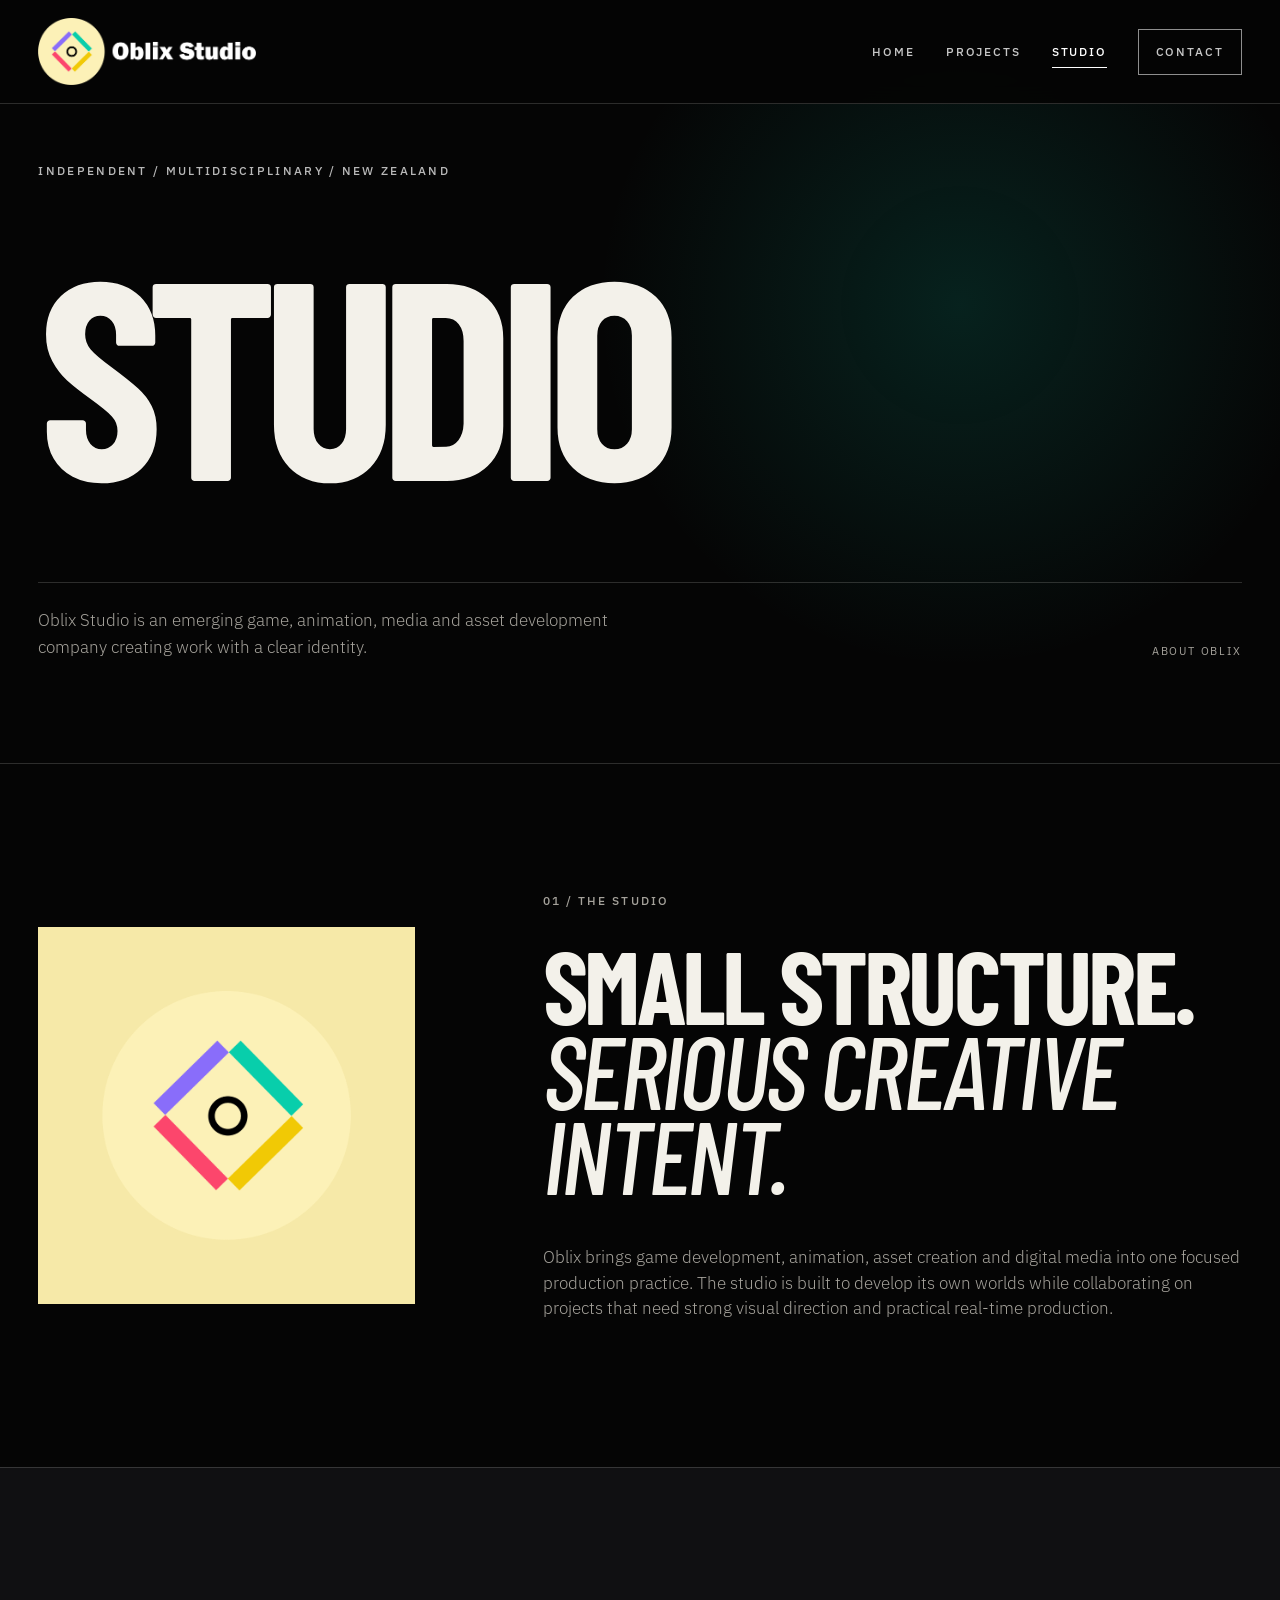
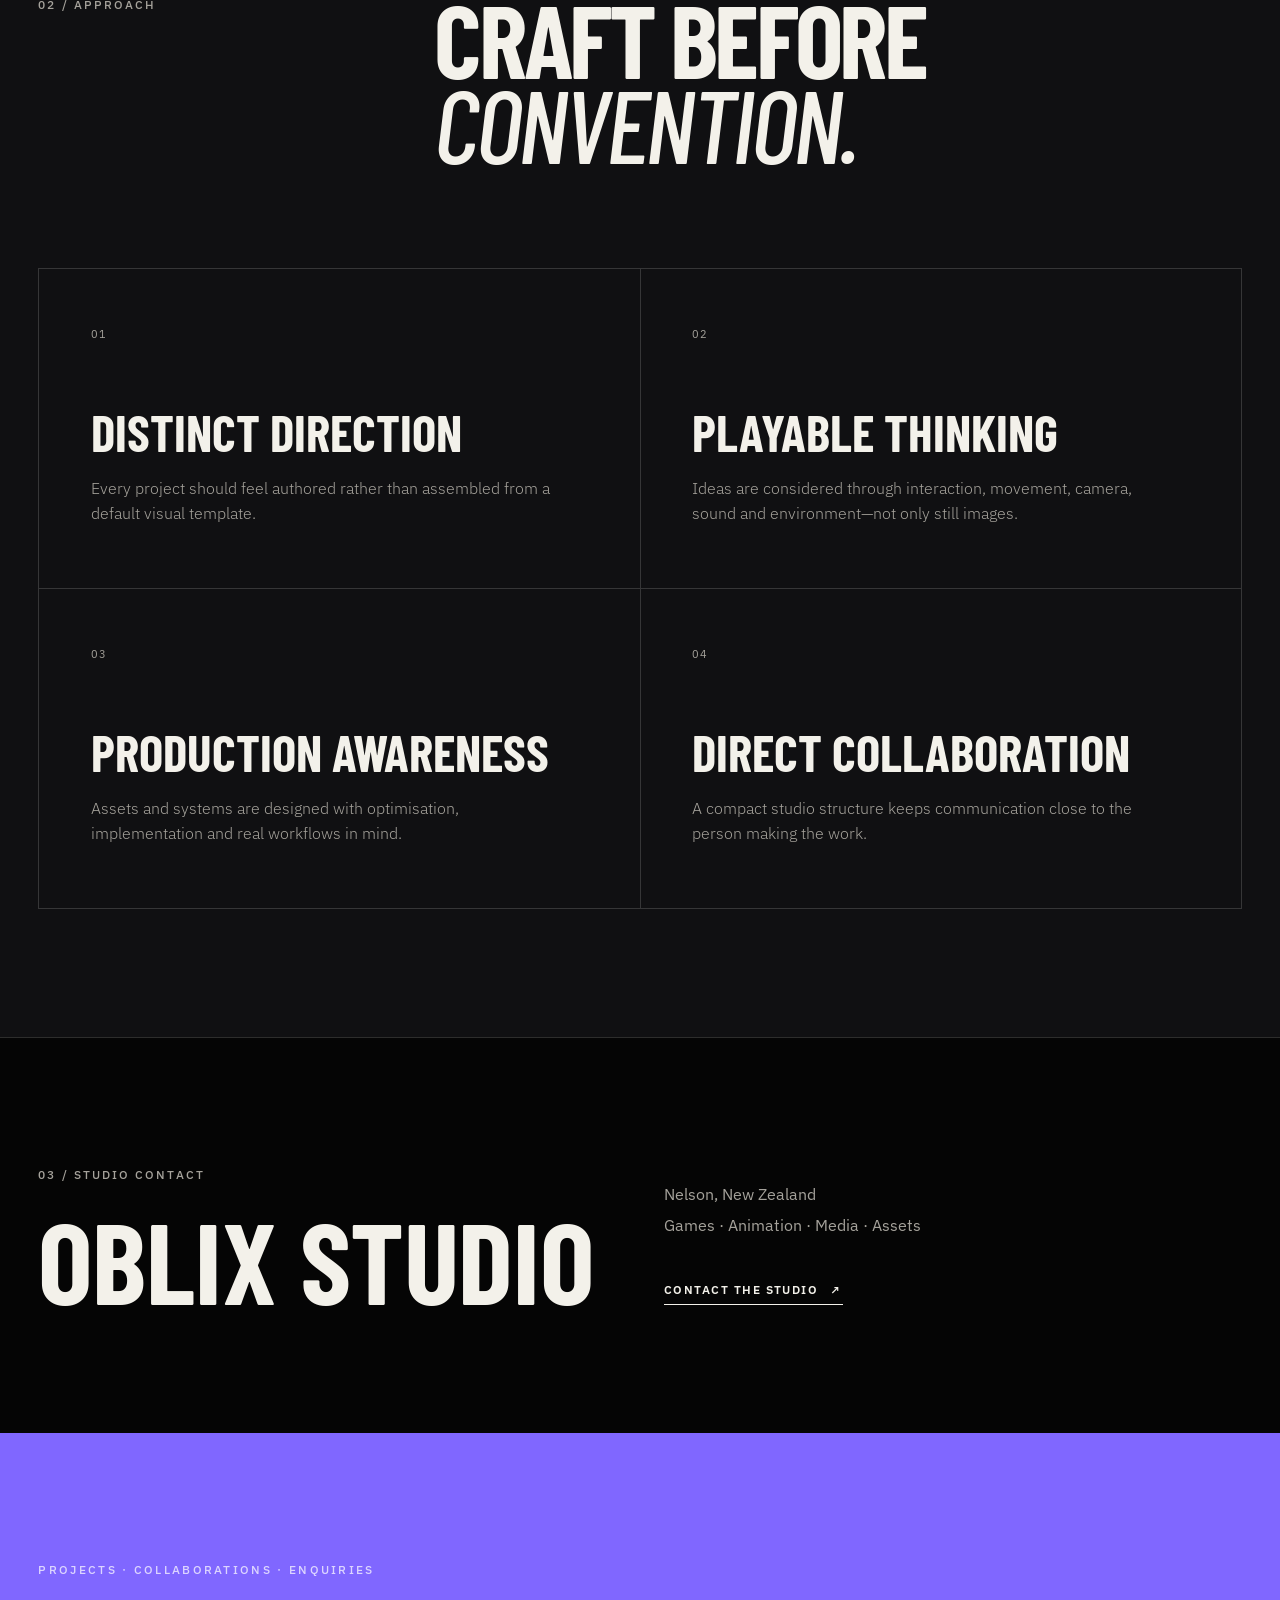
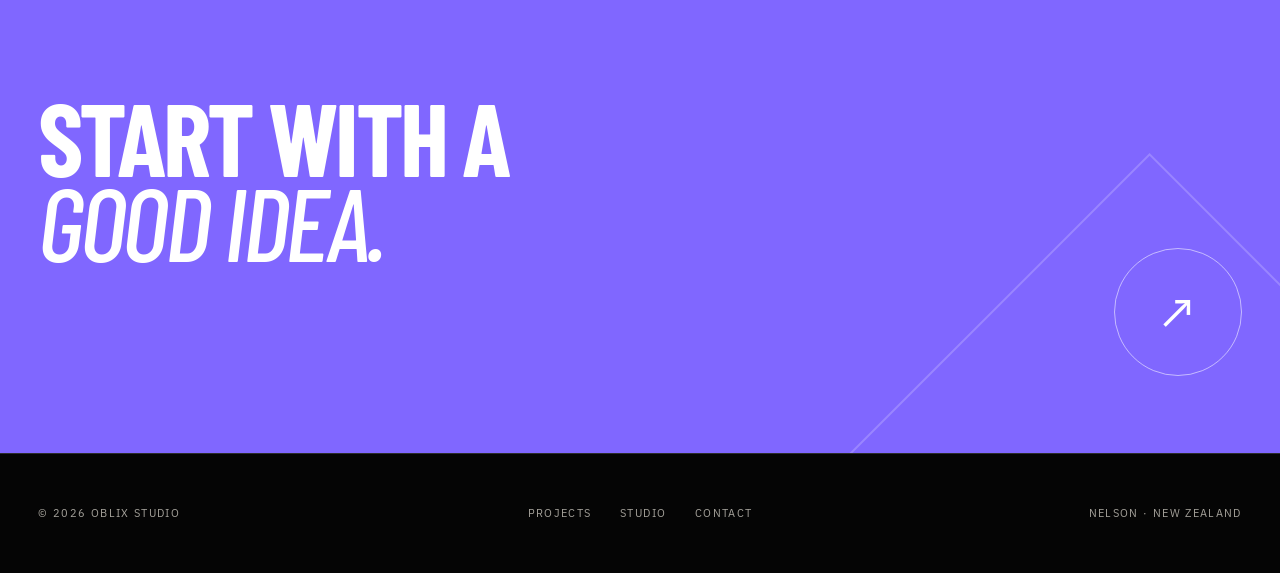
<file: about.html>
<!doctype html>
<html lang="en">
<head>
  <meta charset="utf-8">
  <meta name="viewport" content="width=device-width, initial-scale=1">
  <meta name="description" content="About Oblix Studio, an independent New Zealand game, animation, digital media and asset development company.">
  <meta name="theme-color" content="#050505">
  <title>Studio — Oblix Studio</title>
  <link rel="icon" href="assets/images/oblix-mark.png" type="image/png">
  <link rel="stylesheet" href="styles.css">
</head>
<body>
<a class="skip-link" href="#main">Skip to content</a>
<header class="site-header solid" data-header>
  <a class="brand" href="index.html" aria-label="Oblix Studio home"><img src="assets/images/oblix-wordmark.png" alt="Oblix Studio"></a>
  <button class="menu-toggle" aria-label="Open navigation" aria-expanded="false"><span></span><span></span></button>
  <nav class="nav-links" aria-label="Primary navigation"><a href="index.html">Home</a><a href="work.html">Projects</a><a href="about.html" aria-current="page">Studio</a><a class="nav-contact" href="contact.html">Contact</a></nav>
</header>
<main id="main">
  <section class="page-hero studio-hero">
    <p class="eyebrow">Independent / Multidisciplinary / New Zealand</p>
    <h1>Studio</h1>
    <div class="page-hero-grid"><p>Oblix Studio is an emerging game, animation, media and asset development company creating work with a clear identity.</p><span>About Oblix</span></div>
  </section>

  <section class="about-intro section">
    <div class="about-mark reveal"><img src="assets/images/oblix-mark.png" alt="Oblix Studio symbol"></div>
    <div class="about-copy reveal">
      <p class="section-index">01 / The studio</p>
      <h2>Small structure.<br><em>Serious creative intent.</em></h2>
      <p>Oblix brings game development, animation, asset creation and digital media into one focused production practice. The studio is built to develop its own worlds while collaborating on projects that need strong visual direction and practical real-time production.</p>
    </div>
  </section>

  <section class="section principles">
    <div class="section-heading reveal"><p class="section-index">02 / Approach</p><div><h2>Craft before<br><em>convention.</em></h2></div></div>
    <div class="principle-grid">
      <article class="reveal"><span>01</span><h3>Distinct direction</h3><p>Every project should feel authored rather than assembled from a default visual template.</p></article>
      <article class="reveal"><span>02</span><h3>Playable thinking</h3><p>Ideas are considered through interaction, movement, camera, sound and environment—not only still images.</p></article>
      <article class="reveal"><span>03</span><h3>Production awareness</h3><p>Assets and systems are designed with optimisation, implementation and real workflows in mind.</p></article>
      <article class="reveal"><span>04</span><h3>Direct collaboration</h3><p>A compact studio structure keeps communication close to the person making the work.</p></article>
    </div>
  </section>

  <section class="section studio-contact-card reveal">
    <div><p class="section-index">03 / Studio contact</p><h2>Oblix Studio</h2></div>
    <div><p>Nelson, New Zealand</p><p>Games · Animation · Media · Assets</p><a class="project-link" href="contact.html">Contact the studio <span>↗</span></a></div>
  </section>

  <section class="contact-band"><div class="contact-band-inner reveal"><p class="eyebrow">Projects · Collaborations · Enquiries</p><h2>Start with a<br><em>good idea.</em></h2><a class="contact-arrow" href="contact.html" aria-label="Contact Oblix Studio">↗</a></div></section>
</main>
<footer class="site-footer"><div>© <span data-year></span> Oblix Studio</div><nav><a href="work.html">Projects</a><a href="about.html">Studio</a><a href="contact.html">Contact</a></nav><div>Nelson · New Zealand</div></footer>
<script src="script.js"></script>
</body>
</html>
</file>
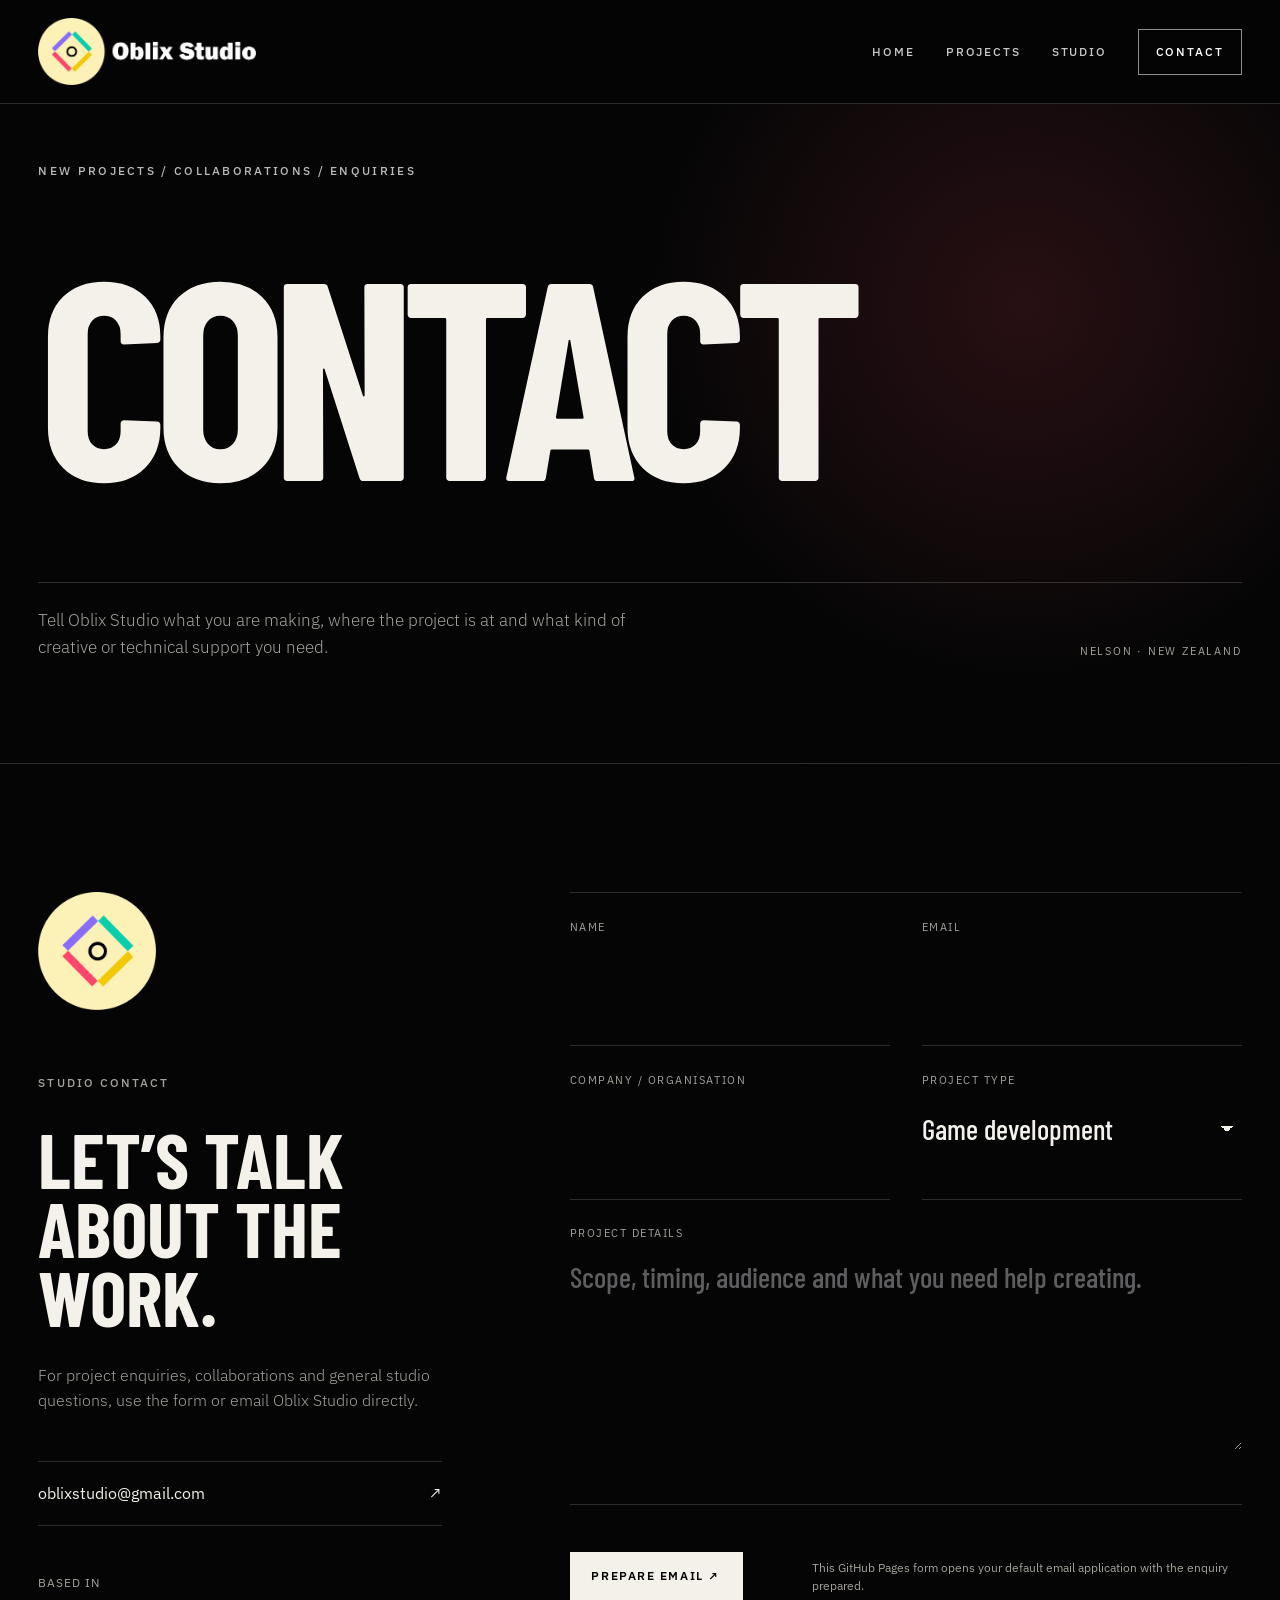
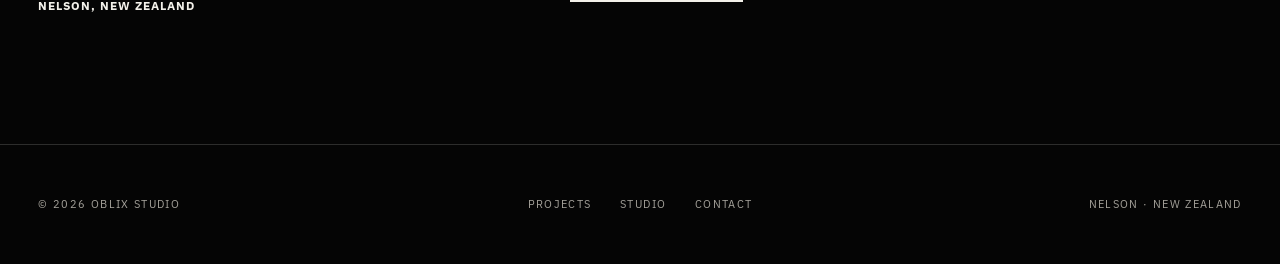
<file: contact.html>
<!doctype html>
<html lang="en">
<head>
  <meta charset="utf-8">
  <meta name="viewport" content="width=device-width, initial-scale=1">
  <meta name="description" content="Contact Oblix Studio about game development, animation, digital media and 3D asset projects.">
  <meta name="theme-color" content="#050505">
  <title>Contact — Oblix Studio</title>
  <link rel="icon" href="assets/images/oblix-mark.png" type="image/png">
  <link rel="stylesheet" href="styles.css">
</head>
<body>
<a class="skip-link" href="#main">Skip to content</a>
<header class="site-header solid" data-header>
  <a class="brand" href="index.html" aria-label="Oblix Studio home"><img src="assets/images/oblix-wordmark.png" alt="Oblix Studio"></a>
  <button class="menu-toggle" aria-label="Open navigation" aria-expanded="false"><span></span><span></span></button>
  <nav class="nav-links" aria-label="Primary navigation"><a href="index.html">Home</a><a href="work.html">Projects</a><a href="about.html">Studio</a><a class="nav-contact" href="contact.html" aria-current="page">Contact</a></nav>
</header>
<main id="main">
  <section class="page-hero contact-hero">
    <p class="eyebrow">New projects / Collaborations / Enquiries</p>
    <h1>Contact</h1>
    <div class="page-hero-grid"><p>Tell Oblix Studio what you are making, where the project is at and what kind of creative or technical support you need.</p><span>Nelson · New Zealand</span></div>
  </section>

  <section class="contact-layout section">
    <aside class="contact-aside reveal">
      <img src="assets/images/oblix-mark.png" alt="" class="contact-mark">
      <p class="section-index">Studio contact</p>
      <h2>Let’s talk about the work.</h2>
      <p>For project enquiries, collaborations and general studio questions, use the form or email Oblix Studio directly.</p>
      <a class="email-link" href="mailto:oblixstudio@gmail.com">oblixstudio@gmail.com <span>↗</span></a>
      <div class="contact-location"><span>Based in</span><strong>Nelson, New Zealand</strong></div>
    </aside>

    <form class="contact-form reveal" id="contact-form">
      <div class="field"><label for="name">Name</label><input id="name" name="name" autocomplete="name" required></div>
      <div class="field"><label for="email">Email</label><input id="email" name="email" type="email" autocomplete="email" required></div>
      <div class="field"><label for="company">Company / organisation</label><input id="company" name="company" autocomplete="organization"></div>
      <div class="field"><label for="projectType">Project type</label><select id="projectType" name="projectType"><option>Game development</option><option>Animation</option><option>3D asset production</option><option>Digital media</option><option>Other collaboration</option></select></div>
      <div class="field field-full"><label for="message">Project details</label><textarea id="message" name="message" required placeholder="Scope, timing, audience and what you need help creating."></textarea></div>
      <div class="form-submit"><button class="button button-light" type="submit">Prepare email ↗</button><p>This GitHub Pages form opens your default email application with the enquiry prepared.</p></div>
    </form>
  </section>
</main>
<footer class="site-footer"><div>© <span data-year></span> Oblix Studio</div><nav><a href="work.html">Projects</a><a href="about.html">Studio</a><a href="contact.html">Contact</a></nav><div>Nelson · New Zealand</div></footer>
<script src="script.js"></script>
</body>
</html>
</file>
<file: styles.css>
@import url('https://fonts.googleapis.com/css2?family=Barlow+Condensed:ital,wght@0,500;0,600;0,700;0,800;1,500;1,600&family=IBM+Plex+Sans:wght@300;400;500;600&display=swap');

:root {
  --black: #050505;
  --black-soft: #0b0b0c;
  --panel: #101012;
  --panel-2: #151517;
  --white: #f3f1ea;
  --muted: #a5a29b;
  --line: rgba(243, 241, 234, 0.17);
  --line-strong: rgba(243, 241, 234, 0.34);
  --yellow: #f6e9a8;
  --violet: #8067ff;
  --cyan: #13c9ad;
  --coral: #ff526f;
  --gold: #f2c900;
  --display: "Barlow Condensed", "Arial Narrow", sans-serif;
  --body: "IBM Plex Sans", Arial, sans-serif;
  --page-pad: clamp(1.25rem, 3vw, 3.5rem);
}

* { box-sizing: border-box; }
html { scroll-behavior: smooth; background: var(--black); }
body {
  margin: 0;
  color: var(--white);
  background: var(--black);
  font-family: var(--body);
  font-size: 16px;
  line-height: 1.55;
  overflow-x: hidden;
  -webkit-font-smoothing: antialiased;
}
img, video { display: block; width: 100%; }
a { color: inherit; text-decoration: none; }
button, input, select, textarea { font: inherit; }
button { color: inherit; }
::selection { background: var(--yellow); color: #070707; }

.skip-link {
  position: fixed;
  top: 0.8rem;
  left: 0.8rem;
  z-index: 999;
  padding: 0.75rem 1rem;
  background: var(--white);
  color: var(--black);
  transform: translateY(-160%);
  transition: transform 0.2s ease;
}
.skip-link:focus { transform: translateY(0); }

.site-header {
  position: fixed;
  inset: 0 0 auto 0;
  z-index: 100;
  display: flex;
  align-items: center;
  justify-content: space-between;
  min-height: 84px;
  padding: 1.15rem var(--page-pad);
  border-bottom: 1px solid transparent;
  transition: background 0.25s ease, border-color 0.25s ease, min-height 0.25s ease;
}
.site-header.scrolled,
.site-header.solid {
  min-height: 72px;
  background: rgba(5, 5, 5, 0.94);
  border-bottom-color: var(--line);
  backdrop-filter: blur(12px);
}
.brand { display: inline-flex; align-items: center; width: clamp(190px, 17vw, 290px); }
.brand img { width: 100%; height: auto; }
.nav-links { display: flex; align-items: center; gap: clamp(1.25rem, 2.4vw, 2.8rem); }
.nav-links a {
  position: relative;
  font-size: 0.74rem;
  font-weight: 500;
  letter-spacing: 0.16em;
  text-transform: uppercase;
  color: rgba(255,255,255,0.78);
  transition: color 0.2s ease;
}
.nav-links a::after {
  content: "";
  position: absolute;
  left: 0;
  right: 100%;
  bottom: -0.45rem;
  height: 1px;
  background: currentColor;
  transition: right 0.22s ease;
}
.nav-links a:hover,
.nav-links a[aria-current="page"] { color: #fff; }
.nav-links a:hover::after,
.nav-links a[aria-current="page"]::after { right: 0; }
.nav-links .nav-contact {
  padding: 0.8rem 1.05rem;
  border: 1px solid rgba(255,255,255,0.55);
}
.nav-links .nav-contact::after { display: none; }
.nav-links .nav-contact:hover { background: var(--white); color: var(--black); }
.menu-toggle { display: none; background: none; border: 0; width: 42px; height: 42px; padding: 9px; cursor: pointer; }
.menu-toggle span { display: block; height: 1px; background: #fff; margin: 8px 0; transition: transform 0.2s ease; }

.hero {
  position: relative;
  min-height: 100svh;
  display: flex;
  align-items: flex-end;
  overflow: hidden;
  background: #111;
}
.hero-video {
  position: absolute;
  inset: 0;
  width: 100%;
  height: 100%;
  object-fit: cover;
  object-position: 50% 50%;
}
.hero-shade {
  position: absolute;
  inset: 0;
  background:
    linear-gradient(180deg, rgba(0,0,0,0.48) 0%, rgba(0,0,0,0.08) 38%, rgba(0,0,0,0.88) 100%),
    linear-gradient(90deg, rgba(0,0,0,0.34), transparent 60%);
}
.hero-grain {
  position: absolute;
  inset: -50%;
  opacity: 0.07;
  pointer-events: none;
  background-image: url("data:image/svg+xml,%3Csvg viewBox='0 0 180 180' xmlns='http://www.w3.org/2000/svg'%3E%3Cfilter id='n'%3E%3CfeTurbulence type='fractalNoise' baseFrequency='.85' numOctaves='4' stitchTiles='stitch'/%3E%3C/filter%3E%3Crect width='100%25' height='100%25' filter='url(%23n)' opacity='.65'/%3E%3C/svg%3E");
  animation: grain 0.22s steps(2) infinite;
}
@keyframes grain {
  0% { transform: translate3d(0,0,0); }
  25% { transform: translate3d(-2%,2%,0); }
  50% { transform: translate3d(2%,-1%,0); }
  75% { transform: translate3d(1%,2%,0); }
  100% { transform: translate3d(-1%,-2%,0); }
}
.hero-content {
  position: relative;
  z-index: 2;
  width: 100%;
  padding: 9rem var(--page-pad) 6rem;
}
.eyebrow {
  margin: 0;
  font-size: 0.72rem;
  font-weight: 500;
  letter-spacing: 0.2em;
  text-transform: uppercase;
  color: rgba(255,255,255,0.72);
}
.hero-wordmark {
  width: min(920px, 72vw);
  margin: clamp(3rem, 9vh, 7rem) 0 2.8rem;
  filter: drop-shadow(0 10px 40px rgba(0,0,0,0.45));
}
.hero-lower {
  display: grid;
  grid-template-columns: minmax(280px, 580px) auto;
  align-items: end;
  justify-content: space-between;
  gap: 2rem;
  padding-top: 1.5rem;
  border-top: 1px solid rgba(255,255,255,0.28);
}
.hero-lower > p {
  max-width: 610px;
  margin: 0;
  color: rgba(255,255,255,0.8);
  font-size: clamp(1rem, 1.25vw, 1.22rem);
  font-weight: 300;
}
.hero-actions { display: flex; align-items: center; gap: 1.5rem; }
.button {
  display: inline-flex;
  align-items: center;
  justify-content: center;
  min-height: 50px;
  padding: 0.85rem 1.3rem;
  border: 1px solid var(--line-strong);
  font-size: 0.75rem;
  font-weight: 600;
  letter-spacing: 0.13em;
  text-transform: uppercase;
  transition: background 0.2s ease, color 0.2s ease, border-color 0.2s ease, transform 0.2s ease;
  cursor: pointer;
}
.button:hover { transform: translateY(-2px); border-color: var(--white); }
.button-light { background: var(--white); color: var(--black); border-color: var(--white); }
.button-light:hover { background: var(--yellow); border-color: var(--yellow); }
.text-link,
.project-link {
  display: inline-flex;
  align-items: center;
  gap: 0.75rem;
  width: fit-content;
  padding-bottom: 0.28rem;
  border-bottom: 1px solid currentColor;
  font-size: 0.76rem;
  font-weight: 600;
  letter-spacing: 0.12em;
  text-transform: uppercase;
}
.text-link span,
.project-link span { transition: transform 0.2s ease; }
.text-link:hover span,
.project-link:hover span { transform: translate(3px, -2px); }
.scroll-cue {
  position: absolute;
  z-index: 3;
  right: var(--page-pad);
  bottom: 1.25rem;
  display: flex;
  gap: 1rem;
  color: rgba(255,255,255,0.62);
  font-size: 0.66rem;
  letter-spacing: 0.18em;
  text-transform: uppercase;
}

.marquee { overflow: hidden; border-top: 1px solid var(--line); border-bottom: 1px solid var(--line); background: var(--white); color: var(--black); }
.marquee-track {
  display: flex;
  align-items: center;
  width: max-content;
  min-height: 68px;
  animation: marquee 26s linear infinite;
}
.marquee-track span {
  padding: 0 2rem;
  font-family: var(--display);
  font-size: 1.2rem;
  font-weight: 700;
  letter-spacing: 0.08em;
  text-transform: uppercase;
}
.marquee-track i { width: 8px; height: 8px; background: var(--coral); transform: rotate(45deg); }
.marquee-track i:nth-of-type(4n+2) { background: var(--cyan); }
.marquee-track i:nth-of-type(4n+3) { background: var(--violet); }
.marquee-track i:nth-of-type(4n+4) { background: var(--gold); }
@keyframes marquee { to { transform: translateX(-50%); } }

.section { padding: clamp(6rem, 10vw, 10rem) var(--page-pad); }
.section-heading {
  display: grid;
  grid-template-columns: minmax(150px, 0.55fr) 1.45fr;
  gap: clamp(2rem, 7vw, 9rem);
  margin-bottom: clamp(4rem, 8vw, 8rem);
}
.section-index {
  margin: 0;
  color: var(--muted);
  font-size: 0.72rem;
  font-weight: 500;
  letter-spacing: 0.18em;
  text-transform: uppercase;
}
.section-heading h1,
.section-heading h2,
.about-copy h2,
.contact-band h2 {
  margin: 0;
  font-family: var(--display);
  font-size: clamp(3.8rem, 8vw, 8.6rem);
  font-weight: 700;
  line-height: 0.83;
  letter-spacing: -0.035em;
  text-transform: uppercase;
}
em { font-weight: 500; }
.section-lead {
  max-width: 650px;
  margin: 2.2rem 0 0;
  color: var(--muted);
  font-size: clamp(1rem, 1.25vw, 1.22rem);
  font-weight: 300;
}

.projects-section { background: var(--black); }
.project-feature {
  display: grid;
  grid-template-columns: minmax(0, 1.65fr) minmax(300px, 0.72fr);
  min-height: 620px;
  margin-bottom: clamp(5rem, 9vw, 10rem);
  border-top: 1px solid var(--line);
}
.project-reverse { grid-template-columns: minmax(300px, 0.72fr) minmax(0, 1.65fr); }
.project-reverse .project-media { order: 2; }
.project-media {
  position: relative;
  min-height: 520px;
  overflow: hidden;
  background: #0b0b0c;
}
.project-media img,
.project-media video { width: 100%; height: 100%; object-fit: cover; }
.video-frame video { background: #000; }
.project-copy {
  display: flex;
  flex-direction: column;
  justify-content: flex-end;
  min-height: 100%;
  padding: clamp(2rem, 4vw, 4rem);
  border-left: 1px solid var(--line);
  background: var(--panel);
}
.project-reverse .project-copy { border-left: 0; border-right: 1px solid var(--line); }
.project-topline {
  display: flex;
  justify-content: space-between;
  gap: 1rem;
  padding-bottom: 1.2rem;
  margin-bottom: auto;
  border-bottom: 1px solid var(--line);
  color: var(--muted);
  font-size: 0.68rem;
  letter-spacing: 0.15em;
  text-transform: uppercase;
}
.status {
  display: inline-flex;
  align-items: center;
  gap: 0.5rem;
  color: var(--yellow);
}
.status::before { content: ""; width: 6px; height: 6px; border-radius: 50%; background: currentColor; box-shadow: 0 0 12px currentColor; }
.status-live { color: var(--cyan); }
.project-copy h2 {
  margin: 4rem 0 1.4rem;
  font-family: var(--display);
  font-size: clamp(3.4rem, 6vw, 6.7rem);
  line-height: 0.84;
  letter-spacing: -0.035em;
  text-transform: uppercase;
}
.project-copy p { max-width: 460px; margin: 0 0 2rem; color: var(--muted); font-weight: 300; }

.capabilities { background: var(--white); color: var(--black); }
.capabilities .section-index,
.capabilities .section-lead { color: #62605b; }
.capability-list { border-top: 1px solid rgba(0,0,0,0.22); }
.capability {
  display: grid;
  grid-template-columns: 80px minmax(230px, 0.9fr) minmax(260px, 1fr);
  gap: 2rem;
  align-items: baseline;
  padding: 2rem 0;
  border-bottom: 1px solid rgba(0,0,0,0.22);
}
.capability > span { font-size: 0.68rem; letter-spacing: 0.14em; color: #6f6b64; }
.capability h3 { margin: 0; font-family: var(--display); font-size: clamp(2rem, 3.6vw, 4.2rem); line-height: 0.9; text-transform: uppercase; }
.capability p { margin: 0; color: #56534e; font-weight: 300; }

.studio-statement {
  display: grid;
  grid-template-columns: 0.7fr 1.3fr;
  min-height: 620px;
  border-top: 1px solid var(--line);
  border-bottom: 1px solid var(--line);
}
.statement-mark {
  display: grid;
  place-items: center;
  padding: clamp(3rem, 7vw, 8rem);
  background: var(--yellow);
}
.statement-mark img { width: min(400px, 90%); }
.statement-copy {
  display: flex;
  flex-direction: column;
  justify-content: center;
  padding: clamp(3rem, 7vw, 8rem);
}
.statement-copy > p {
  max-width: 860px;
  margin: 0 0 3rem;
  font-family: var(--display);
  font-size: clamp(2.6rem, 5vw, 6rem);
  font-weight: 500;
  line-height: 0.98;
  text-transform: uppercase;
}

.contact-band {
  position: relative;
  overflow: hidden;
  background: var(--violet);
  color: #fff;
}
.contact-band::after {
  content: "";
  position: absolute;
  right: -7vw;
  bottom: -18vw;
  width: 34vw;
  height: 34vw;
  border: 2px solid rgba(255,255,255,0.2);
  transform: rotate(45deg);
}
.contact-band-inner {
  position: relative;
  z-index: 1;
  min-height: 620px;
  padding: clamp(5rem, 10vw, 10rem) var(--page-pad);
}
.contact-band .eyebrow { color: rgba(255,255,255,0.72); }
.contact-band h2 { margin-top: clamp(4rem, 9vw, 8rem); }
.contact-arrow {
  position: absolute;
  right: var(--page-pad);
  bottom: clamp(3rem, 6vw, 6rem);
  display: grid;
  place-items: center;
  width: clamp(90px, 10vw, 150px);
  aspect-ratio: 1;
  border: 1px solid rgba(255,255,255,0.55);
  border-radius: 50%;
  font-size: clamp(2rem, 4vw, 4rem);
  transition: background 0.2s ease, color 0.2s ease, transform 0.2s ease;
}
.contact-arrow:hover { background: #fff; color: var(--violet); transform: rotate(8deg); }

.site-footer {
  display: grid;
  grid-template-columns: 1fr auto 1fr;
  align-items: center;
  gap: 2rem;
  min-height: 120px;
  padding: 2rem var(--page-pad);
  border-top: 1px solid var(--line);
  color: var(--muted);
  font-size: 0.7rem;
  letter-spacing: 0.12em;
  text-transform: uppercase;
}
.site-footer nav { display: flex; gap: 1.8rem; }
.site-footer nav a:hover { color: var(--white); }
.site-footer > :last-child { text-align: right; }

/* Interior pages */
.page-hero {
  min-height: 80svh;
  padding: clamp(10rem, 18vh, 14rem) var(--page-pad) clamp(4rem, 8vw, 7rem);
  border-bottom: 1px solid var(--line);
  background:
    radial-gradient(circle at 85% 30%, rgba(128,103,255,0.16), transparent 32%),
    var(--black);
}
.page-hero h1 {
  margin: clamp(4rem, 10vh, 8rem) 0 0;
  font-family: var(--display);
  font-size: clamp(7rem, 22vw, 21rem);
  line-height: 0.7;
  letter-spacing: -0.055em;
  text-transform: uppercase;
}
.page-hero-grid {
  display: grid;
  grid-template-columns: minmax(280px, 620px) auto;
  justify-content: space-between;
  align-items: end;
  gap: 2rem;
  margin-top: clamp(4rem, 9vw, 8rem);
  padding-top: 1.5rem;
  border-top: 1px solid var(--line);
}
.page-hero-grid p { margin: 0; color: var(--muted); font-size: clamp(1rem, 1.35vw, 1.25rem); font-weight: 300; }
.page-hero-grid span { color: var(--muted); font-size: 0.7rem; letter-spacing: 0.16em; text-transform: uppercase; }

.project-page-list { padding: 0 var(--page-pad); }
.project-detail { padding: clamp(6rem, 10vw, 10rem) 0; border-bottom: 1px solid var(--line); }
.project-detail-head {
  display: grid;
  grid-template-columns: 0.65fr 1.35fr auto;
  gap: 2rem;
  align-items: end;
  margin-bottom: clamp(3rem, 6vw, 6rem);
}
.project-number { font-family: var(--display); font-size: 2.2rem; color: var(--muted); }
.project-detail-head p { margin: 0.3rem 0 0; color: var(--muted); font-size: 0.68rem; letter-spacing: 0.13em; text-transform: uppercase; }
.project-detail-head h2 { margin: 0; font-family: var(--display); font-size: clamp(4rem, 9vw, 9rem); line-height: 0.8; text-transform: uppercase; }
.project-detail-head .status { margin-bottom: 0.5rem; font-size: 0.7rem; letter-spacing: 0.13em; text-transform: uppercase; }
.project-detail-media { aspect-ratio: 16 / 9; overflow: hidden; background: #090909; }
.project-detail-media img,
.project-detail-media video { width: 100%; height: 100%; object-fit: cover; }
.project-detail-foot {
  display: grid;
  grid-template-columns: minmax(280px, 680px) auto;
  justify-content: space-between;
  gap: 2rem;
  align-items: start;
  margin-top: 2rem;
}
.project-detail-foot p { margin: 0; color: var(--muted); font-weight: 300; }
.project-note { color: var(--muted); font-size: 0.68rem; letter-spacing: 0.13em; text-transform: uppercase; }

.studio-hero { background: radial-gradient(circle at 75% 40%, rgba(19,201,173,0.15), transparent 34%), var(--black); }
.about-intro {
  display: grid;
  grid-template-columns: 0.7fr 1.3fr;
  gap: clamp(4rem, 10vw, 12rem);
  align-items: center;
}
.about-mark { padding: clamp(2rem, 5vw, 5rem); background: var(--yellow); }
.about-copy h2 { margin: 2rem 0 3rem; }
.about-copy > p:last-child { max-width: 700px; color: var(--muted); font-size: clamp(1rem, 1.3vw, 1.22rem); font-weight: 300; }
.principles { border-top: 1px solid var(--line); background: var(--panel); }
.principle-grid { display: grid; grid-template-columns: repeat(2, 1fr); border-top: 1px solid var(--line); border-left: 1px solid var(--line); }
.principle-grid article { min-height: 320px; padding: clamp(2rem, 4vw, 4rem); border-right: 1px solid var(--line); border-bottom: 1px solid var(--line); }
.principle-grid span { color: var(--muted); font-size: 0.68rem; letter-spacing: 0.13em; }
.principle-grid h3 { margin: 4rem 0 1.3rem; font-family: var(--display); font-size: clamp(2.3rem, 4vw, 4.8rem); line-height: 0.9; text-transform: uppercase; }
.principle-grid p { max-width: 460px; margin: 0; color: var(--muted); font-weight: 300; }
.studio-contact-card { display: grid; grid-template-columns: 1fr 1fr; gap: 3rem; border-top: 1px solid var(--line); }
.studio-contact-card h2 { margin: 1.8rem 0 0; font-family: var(--display); font-size: clamp(4rem, 9vw, 9rem); line-height: 0.8; text-transform: uppercase; }
.studio-contact-card > div:last-child { display: flex; flex-direction: column; justify-content: flex-end; align-items: flex-start; color: var(--muted); }
.studio-contact-card > div:last-child p { margin: 0.2rem 0; }
.studio-contact-card .project-link { margin-top: 2.5rem; color: var(--white); }

.contact-hero { background: radial-gradient(circle at 80% 40%, rgba(255,82,111,0.14), transparent 34%), var(--black); }
.contact-layout { display: grid; grid-template-columns: minmax(320px, 0.75fr) 1.25fr; gap: clamp(4rem, 10vw, 12rem); }
.contact-aside { align-self: start; position: sticky; top: 120px; }
.contact-mark { width: 118px; margin-bottom: 4rem; }
.contact-aside h2 { max-width: 580px; margin: 2rem 0; font-family: var(--display); font-size: clamp(3.4rem, 6vw, 6.5rem); line-height: 0.9; text-transform: uppercase; }
.contact-aside > p:not(.section-index) { max-width: 520px; color: var(--muted); font-weight: 300; }
.email-link { display: flex; justify-content: space-between; gap: 1rem; max-width: 520px; margin-top: 3rem; padding: 1.2rem 0; border-top: 1px solid var(--line); border-bottom: 1px solid var(--line); }
.email-link:hover { color: var(--yellow); }
.contact-location { display: flex; flex-direction: column; gap: 0.3rem; margin-top: 3rem; font-size: 0.75rem; letter-spacing: 0.08em; text-transform: uppercase; }
.contact-location span { color: var(--muted); }
.contact-form { display: grid; grid-template-columns: 1fr 1fr; gap: 0 2rem; border-top: 1px solid var(--line); }
.field { padding: 1.6rem 0 1.2rem; border-bottom: 1px solid var(--line); }
.field-full { grid-column: 1 / -1; }
.field label { display: block; margin-bottom: 1.1rem; color: var(--muted); font-size: 0.68rem; letter-spacing: 0.14em; text-transform: uppercase; }
.field input,
.field select,
.field textarea {
  width: 100%;
  padding: 0;
  border: 0;
  outline: 0;
  color: var(--white);
  background: transparent;
  font-family: var(--display);
  font-size: 1.8rem;
  font-weight: 500;
}
.field select { appearance: none; background-image: linear-gradient(45deg, transparent 50%, var(--white) 50%), linear-gradient(135deg, var(--white) 50%, transparent 50%); background-position: calc(100% - 15px) 50%, calc(100% - 9px) 50%; background-size: 6px 6px, 6px 6px; background-repeat: no-repeat; }
.field select option { background: var(--black); color: var(--white); }
.field textarea { min-height: 190px; resize: vertical; line-height: 1.15; }
.field input::placeholder,
.field textarea::placeholder { color: #5e5e61; }
.form-submit { grid-column: 1 / -1; display: flex; align-items: center; justify-content: space-between; gap: 2rem; padding-top: 2rem; }
.form-submit p { max-width: 430px; margin: 0; color: var(--muted); font-size: 0.72rem; }

.error-page { min-height: 100svh; display: grid; place-items: center; text-align: center; }
.error-page main { padding: 2rem; }
.error-page img { width: 130px; margin: 0 auto 2rem; }
.error-page h1 { margin: 1.4rem 0 2rem; font-family: var(--display); font-size: clamp(5rem, 15vw, 12rem); line-height: 0.8; text-transform: uppercase; }

.reveal { opacity: 0; transform: translateY(32px); transition: opacity 0.75s ease, transform 0.75s cubic-bezier(.2,.7,.2,1); }
.reveal.visible { opacity: 1; transform: translateY(0); }

@media (max-width: 980px) {
  .site-header { min-height: 72px; }
  .menu-toggle { display: block; position: relative; z-index: 102; }
  .nav-links {
    position: fixed;
    inset: 0;
    z-index: 101;
    display: flex;
    flex-direction: column;
    align-items: flex-start;
    justify-content: center;
    gap: 1.5rem;
    padding: 7rem var(--page-pad) 3rem;
    background: var(--black);
    transform: translateX(100%);
    transition: transform 0.3s cubic-bezier(.2,.7,.2,1);
  }
  .nav-links.open { transform: translateX(0); }
  .nav-links a { font-family: var(--display); font-size: clamp(3rem, 11vw, 6rem); line-height: 0.88; letter-spacing: -0.02em; }
  .nav-links .nav-contact { padding: 0; border: 0; }
  .menu-toggle[aria-expanded="true"] span:first-child { transform: translateY(4.5px) rotate(45deg); }
  .menu-toggle[aria-expanded="true"] span:last-child { transform: translateY(-4.5px) rotate(-45deg); }
  .hero-lower { grid-template-columns: 1fr; }
  .hero-actions { flex-wrap: wrap; }
  .hero-wordmark { width: min(850px, 92vw); }
  .scroll-cue { display: none; }
  .section-heading { grid-template-columns: 1fr; gap: 2rem; }
  .project-feature,
  .project-reverse { grid-template-columns: 1fr; min-height: 0; }
  .project-reverse .project-media { order: 0; }
  .project-copy,
  .project-reverse .project-copy { min-height: 430px; border: 0; border-top: 1px solid var(--line); }
  .project-media { min-height: 0; aspect-ratio: 16 / 9; }
  .capability { grid-template-columns: 55px 1fr; }
  .capability p { grid-column: 2; }
  .studio-statement { grid-template-columns: 1fr; }
  .statement-mark { min-height: 440px; }
  .page-hero { min-height: 72svh; }
  .page-hero-grid { grid-template-columns: 1fr; }
  .project-detail-head { grid-template-columns: 1fr auto; }
  .project-detail-head h2 { grid-column: 1 / -1; grid-row: 2; }
  .project-detail-head .status { grid-column: 2; grid-row: 1; }
  .about-intro { grid-template-columns: 1fr; }
  .about-mark { max-width: 520px; }
  .studio-contact-card { grid-template-columns: 1fr; }
  .contact-layout { grid-template-columns: 1fr; }
  .contact-aside { position: static; }
}

@media (max-width: 680px) {
  :root { --page-pad: 1.15rem; }
  .site-header { padding-top: 0.9rem; padding-bottom: 0.9rem; }
  .brand { width: 170px; }
  .hero-content { padding-bottom: 3.5rem; }
  .hero-wordmark { margin-top: 5rem; }
  .hero-lower { padding-top: 1.2rem; }
  .hero-actions { align-items: flex-start; flex-direction: column; }
  .section { padding-top: 5rem; padding-bottom: 5rem; }
  .section-heading { margin-bottom: 3.5rem; }
  .section-heading h1,
  .section-heading h2,
  .about-copy h2,
  .contact-band h2 { font-size: clamp(3.4rem, 17vw, 5.4rem); }
  .project-feature { margin-bottom: 4rem; }
  .project-copy { min-height: 390px; padding: 1.6rem; }
  .project-copy h2 { margin-top: 3rem; }
  .capability { grid-template-columns: 38px 1fr; gap: 1rem; padding: 1.5rem 0; }
  .statement-mark { min-height: 340px; }
  .statement-copy { padding: 3.5rem 1.4rem; }
  .contact-band-inner { min-height: 520px; }
  .contact-arrow { bottom: 2rem; }
  .site-footer { grid-template-columns: 1fr; gap: 1rem; min-height: 0; }
  .site-footer nav { order: 3; }
  .site-footer > :last-child { text-align: left; }
  .page-hero { padding-top: 9rem; min-height: 68svh; }
  .page-hero h1 { font-size: clamp(6rem, 31vw, 10rem); }
  .project-detail-head { grid-template-columns: 1fr; }
  .project-detail-head .status { grid-column: 1; grid-row: auto; }
  .project-detail-head h2 { grid-column: 1; grid-row: auto; }
  .project-detail-foot { grid-template-columns: 1fr; }
  .principle-grid { grid-template-columns: 1fr; }
  .principle-grid article { min-height: 280px; }
  .contact-form { grid-template-columns: 1fr; }
  .field-full { grid-column: 1; }
  .form-submit { grid-column: 1; flex-direction: column; align-items: flex-start; }
  .field input,
  .field select,
  .field textarea { font-size: 1.45rem; }
}

@media (prefers-reduced-motion: reduce) {
  html { scroll-behavior: auto; }
  *, *::before, *::after { animation-duration: 0.01ms !important; animation-iteration-count: 1 !important; transition-duration: 0.01ms !important; }
  .reveal { opacity: 1; transform: none; }
}

/* Home landing header: the large centred wordmark is the only logo at the top. */
.brand {
  transition: opacity 0.25s ease, visibility 0.25s ease, transform 0.25s ease;
}
.home-header:not(.scrolled) .brand {
  opacity: 0;
  visibility: hidden;
  pointer-events: none;
  transform: translateY(-8px);
}
.home-header.scrolled .brand {
  opacity: 1;
  visibility: visible;
  transform: translateY(0);
}

/* Keep long project names inside their allocated title area. */
.project-detail-head h2.project-title-long {
  font-size: clamp(3rem, 6.6vw, 7.2rem);
  letter-spacing: -0.045em;
  white-space: nowrap;
}

/* Asset marketplaces */
.stores-section {
  border-top: 1px solid var(--line);
  background: #080809;
}
.store-page-section { padding-top: clamp(6rem, 10vw, 10rem); }
.store-grid {
  display: grid;
  grid-template-columns: repeat(2, minmax(0, 1fr));
  border-top: 1px solid var(--line);
  border-left: 1px solid var(--line);
}
.store-card {
  min-width: 0;
  border-right: 1px solid var(--line);
  border-bottom: 1px solid var(--line);
  background: var(--panel);
  overflow: hidden;
  transition: background 0.25s ease;
}
.store-card:hover { background: #18181b; }
.store-preview {
  aspect-ratio: 16 / 10;
  overflow: hidden;
  background: #101012;
  border-bottom: 1px solid var(--line);
}
.store-preview img {
  height: 100%;
  object-fit: cover;
  transition: transform 0.55s cubic-bezier(.2,.7,.2,1), filter 0.35s ease;
}
.store-card:hover .store-preview img { transform: scale(1.025); }
.store-copy { padding: clamp(1.6rem, 3vw, 3rem); }
.store-brand-row {
  display: flex;
  align-items: center;
  justify-content: space-between;
  gap: 1rem;
  min-height: 58px;
  padding-bottom: 1.25rem;
  border-bottom: 1px solid var(--line);
}
.store-brand-row > span {
  color: var(--muted);
  font-size: 0.66rem;
  letter-spacing: 0.14em;
  text-transform: uppercase;
  white-space: nowrap;
}
.store-logo { width: auto; object-fit: contain; object-position: left center; }
.store-logo-sketchfab { height: 48px; }
.store-logo-fab { height: 42px; }
.store-copy h3 {
  margin: clamp(2rem, 4vw, 4rem) 0 1rem;
  font-family: var(--display);
  font-size: clamp(3.4rem, 6vw, 6.6rem);
  line-height: 0.84;
  letter-spacing: -0.035em;
  text-transform: uppercase;
}
.store-copy p {
  max-width: 520px;
  margin: 0 0 2.2rem;
  color: var(--muted);
  font-weight: 300;
}
.store-link {
  display: inline-flex;
  align-items: center;
  gap: 0.75rem;
  padding-bottom: 0.3rem;
  border-bottom: 1px solid currentColor;
  font-size: 0.75rem;
  font-weight: 600;
  letter-spacing: 0.12em;
  text-transform: uppercase;
}
.store-link b { font-weight: inherit; transition: transform 0.2s ease; }
.store-card:hover .store-link b { transform: translate(3px, -2px); }

@media (max-width: 980px) {
  .store-grid { grid-template-columns: 1fr; }
  .project-detail-head h2.project-title-long { font-size: clamp(3rem, 10.5vw, 6.4rem); }
}

@media (max-width: 680px) {
  .home-header:not(.scrolled) .brand { display: none; }
  .project-detail-head h2.project-title-long {
    font-size: clamp(2.65rem, 13.4vw, 4.2rem);
    white-space: normal;
    overflow-wrap: anywhere;
  }
  .store-copy { padding: 1.4rem; }
  .store-brand-row { min-height: 52px; }
  .store-logo-sketchfab { height: 40px; }
  .store-logo-fab { height: 34px; }
  .store-copy h3 { font-size: clamp(3.2rem, 17vw, 5.2rem); }
}
</file>
